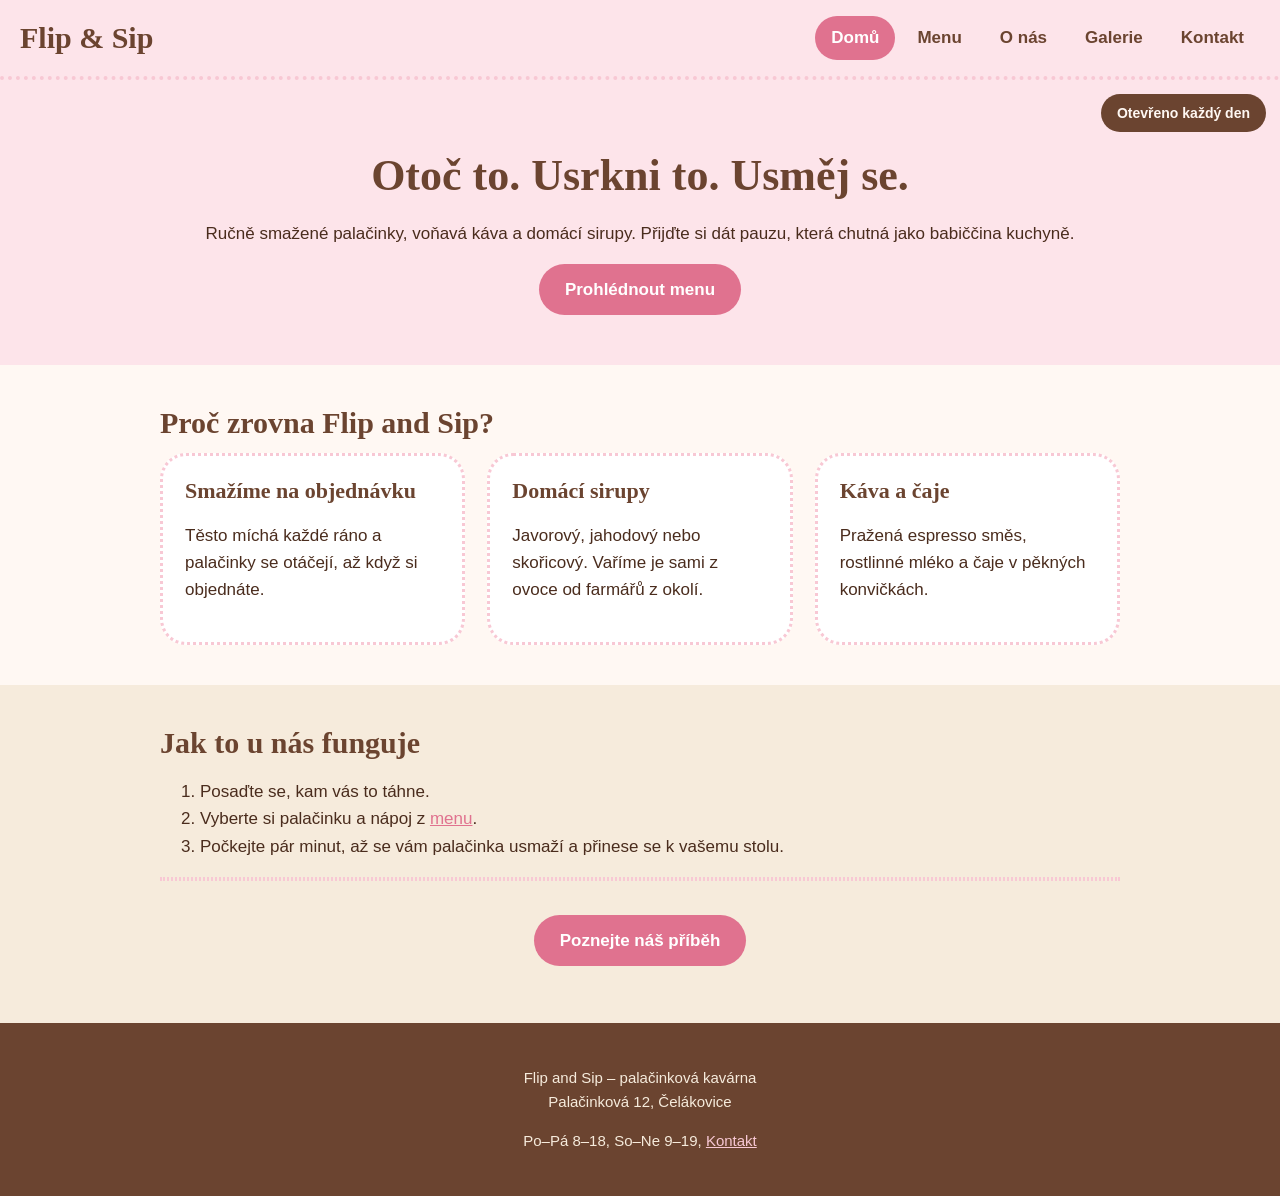
<file: index.html>
<!DOCTYPE html>
<html lang="cs">
<head>
    <meta charset="UTF-8">
    <meta name="viewport" content="width=device-width, initial-scale=1.0">
    <title>Flip & Sip</title>
    <link rel="stylesheet" href="style.css">
    <link rel="icon" href="Icona.png">
</head>
<body>
    <header>
        <a class="logo" href="index.html">Flip & Sip</a>

        <nav aria-label="Hlavní navigace">
            <a href="index.html" class=on aria-current=page>Domů</a>
            <a href="menu.html">Menu</a>
            <a href="o_nas.html">O nás</a>
            <a href="galerie.html">Galerie</a>
            <a href="kontakt.html">Kontakt</a>
        </nav>
    </header>
    
    <div class="uvod">
    <div class="doba">Otevřeno každý den</div>
    <div class="uvodni-text">
    <h1>Otoč to. Usrkni to. Usměj se.</h1>
    <p>Ručně smažené palačinky, voňavá káva a domácí sirupy. Přijďte si dát pauzu, která chutná jako babiččina kuchyně.</p>
    <a class="tlacitko" href="menu.html">Prohlédnout menu</a></div>
    </div>
    <main>
        <h2>Proč zrovna Flip and Sip?</h2>
        <div class="karty">
            <div class="karta"><h3>Smažíme na objednávku</h3><p>Těsto míchá každé ráno a palačinky se otáčejí, až když si objednáte.</p></div>
            <div class="karta"><h3>Domácí sirupy</h3><p>Javorový, jahodový nebo skořicový. Vaříme je sami z ovoce od farmářů z okolí.</p></div>
            <div class="karta"><h3>Káva a čaje</h3><p>Pražená espresso směs, rostlinné mléko a čaje v pěkných konvičkách.</p></div>
        </div>
    </main>
    <div class="dolni">
        <main>
            <h2>Jak to u nás funguje</h2>
            <ol>
                <li>Posaďte se, kam vás to táhne.</li>
                <li>Vyberte si palačinku a nápoj z <a href="menu.html">menu</a>.</li>
                <li>Počkejte pár minut, až se vám palačinka usmaží a přinese se k vašemu stolu.</li>
            </ol>
            <hr>
            <p class="center"><a class="tlacitko" href="o_nas.html">Poznejte náš příběh</a></p>
        </main>
    </div>

    <footer>
        <p>Flip and Sip – palačinková kavárna<br>Palačinková 12, Čelákovice</p>
        <p>Po–Pá 8–18,  So–Ne 9–19,  <a href="kontakt.html">Kontakt</a></p>
    </footer>

</body>
</html>
</file>
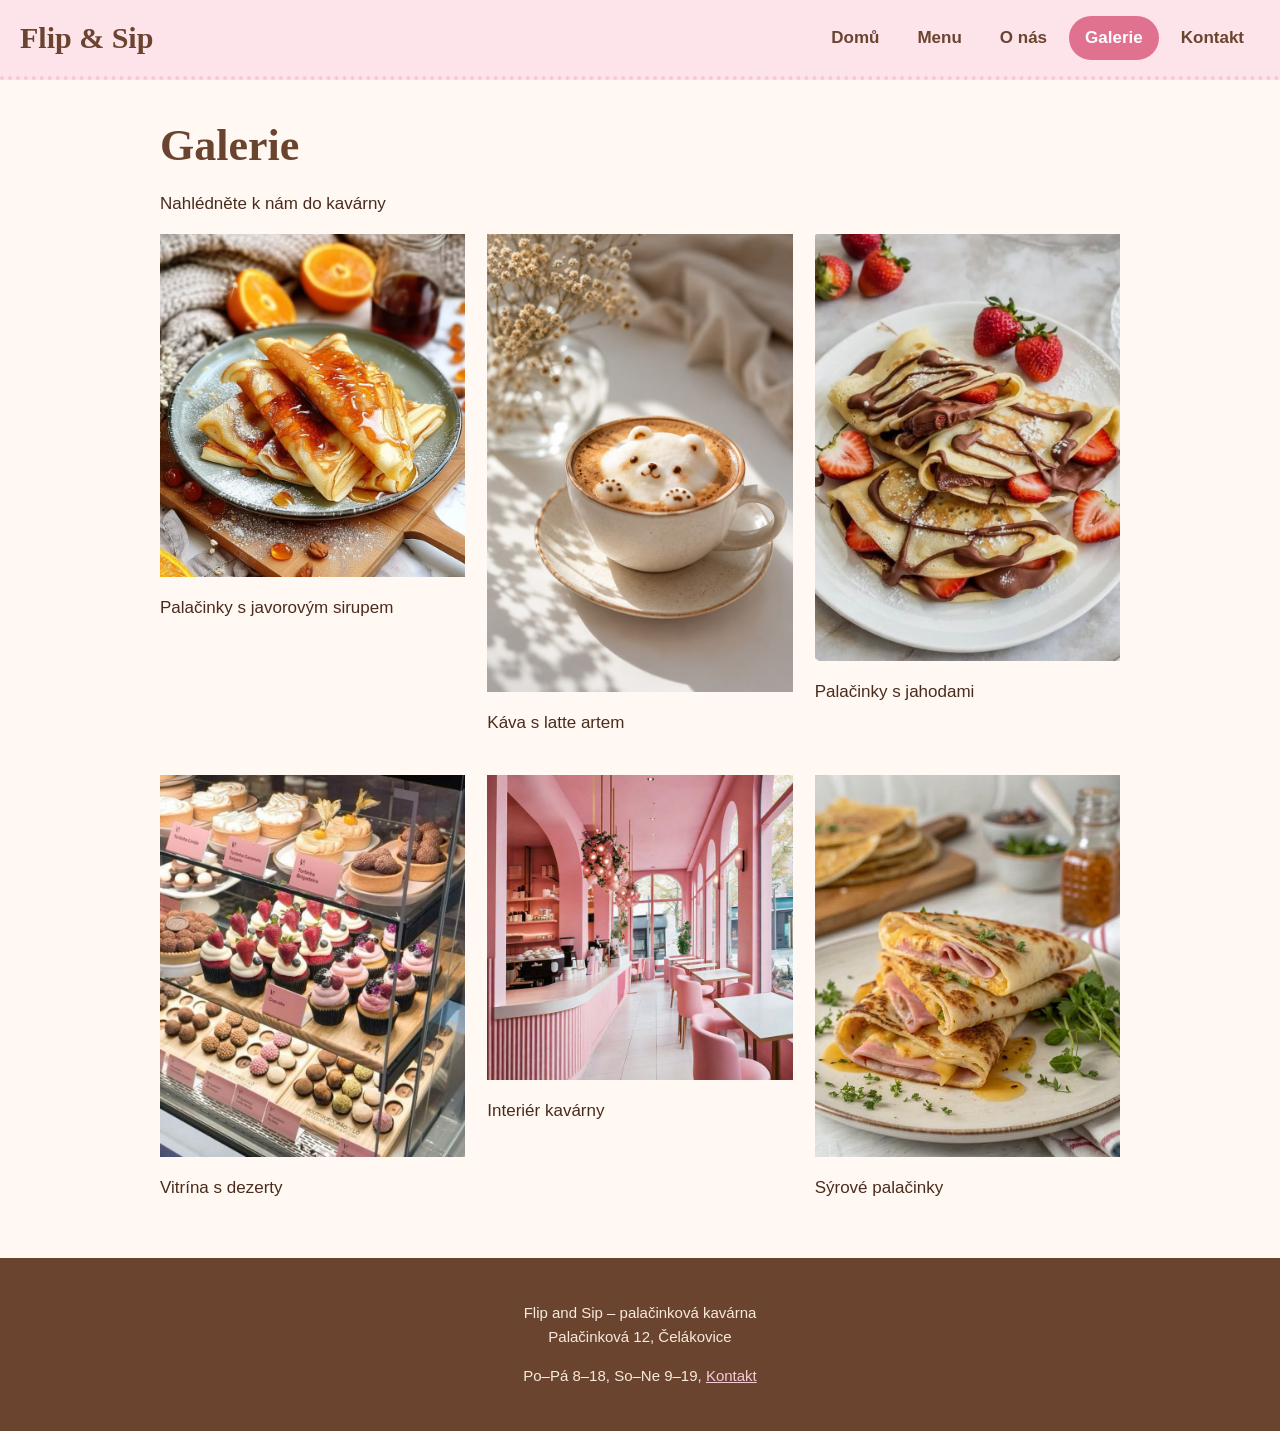
<file: galerie.html>
<!DOCTYPE html>
<html lang="cs">
<head>
    <meta charset="UTF-8">
    <meta name="viewport" content="width=device-width, initial-scale=1.0">
    <title>Galerie</title>
    <link rel="stylesheet" href="style.css">
    <link rel="icon" href="Icona.png">
</head>
<body>
    <header>
        <a class="logo" href="index.html">Flip & Sip</a>

        <nav aria-label="Hlavní navigace">
            <a href="index.html">Domů</a>
            <a href="menu.html">Menu</a>
            <a href="o_nas.html">O nás</a>
            <a href="galerie.html" class="on">Galerie</a>
            <a href="kontakt.html">Kontakt</a>
        </nav>
    </header>
    
    <main>
        <h1>Galerie</h1>
        <p>Nahlédněte k nám do kavárny</p>
        <div class="karty">
            <div class="vec">
                <div class="foto">
                    <img src="Palacinky s javorovym sirupem.jpg" alt="Palačinky s javorovým sirupem">
                </div>
                <p>Palačinky s javorovým sirupem</p>
            </div>
            <div class="vec">
                <div class="foto">
                    <img src="Káva s latte artem.jpg" alt="Káva s latte artem">
                </div>
                <p>Káva s latte artem</p>
            </div>
            <div class="vec">
                <div class="foto">
                    <img src="Palačinky s jahody.jpg" alt="Palačinky s jahodami">
                </div>
                <p>Palačinky s jahodami</p>
            </div>
            <div class="vec">
                <div class="foto">
                    <img src="Vitrína.jpg" alt="Vitrína s dezerty">
                </div>
                <p>Vitrína s dezerty</p>
            </div>
            <div class="vec">
                <div class="foto">
                    <img src="Interiér kavárny.jpg" alt="Interiér kavárny">
                </div>
                <p>Interiér kavárny</p>
            </div>
            <div class="vec">
                <div class="foto">
                    <img src="Sýrové palacinky.jpg" alt="Sýrové palačinky">
                </div>
                <p>Sýrové palačinky</p>
            </div>
        </div>
    </main>
    <footer>
        <p>Flip and Sip – palačinková kavárna<br>Palačinková 12, Čelákovice</p>
        <p>Po–Pá 8–18,  So–Ne 9–19,  <a href="kontakt.html">Kontakt</a></p>
    </footer>

</body>
</html>
</file>
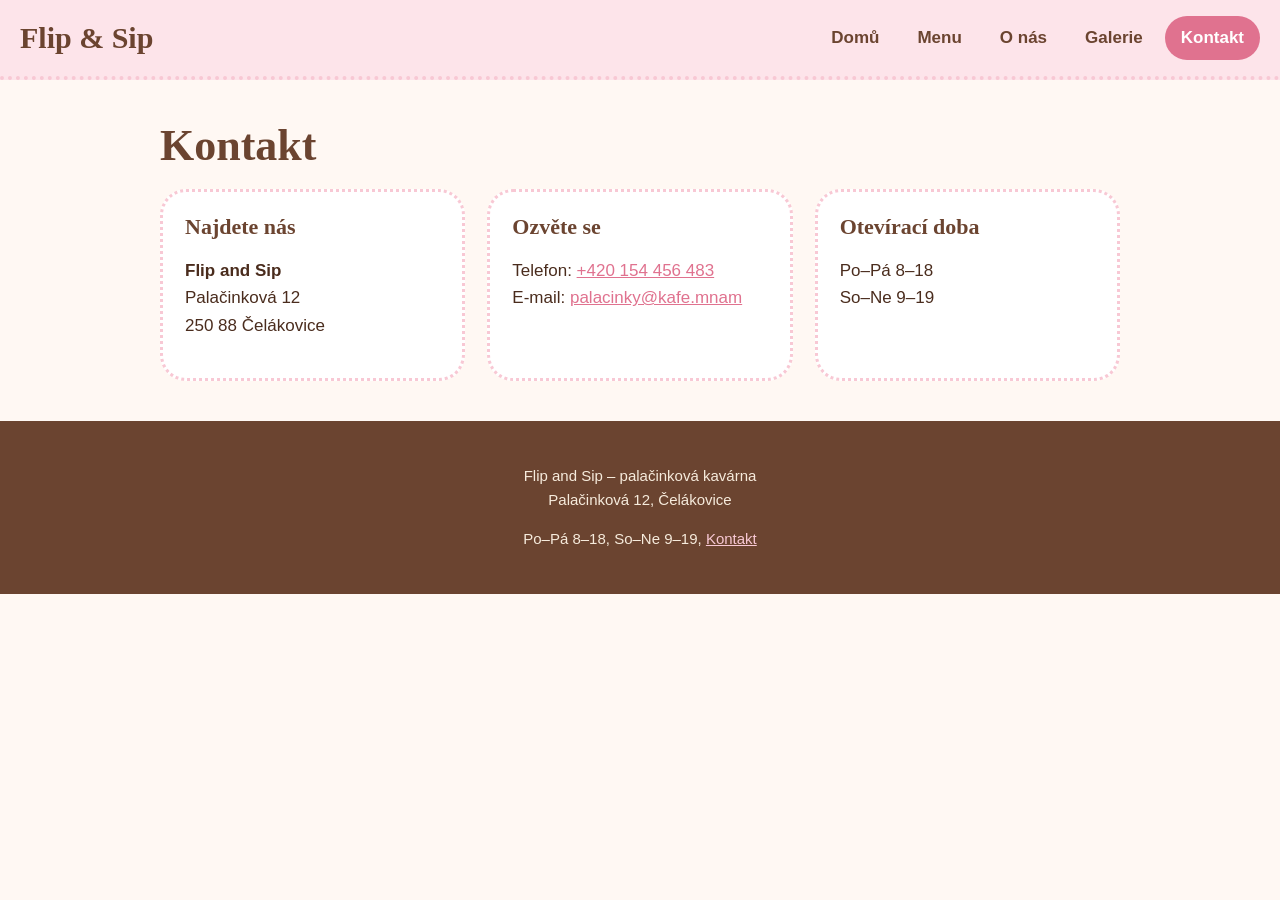
<file: kontakt.html>
<!DOCTYPE html>
<html lang="cs">
<head>
    <meta charset="UTF-8">
    <meta name="viewport" content="width=device-width, initial-scale=1.0">
    <title>Kontakt</title>
    <link rel="stylesheet" href="style.css">
    <link rel="icon" href="Icona.png">
</head>
<body>
    <header>
        <a class="logo" href="index.html">Flip & Sip</a>

        <nav aria-label="Hlavní navigace">
            <a href="index.html">Domů</a>
            <a href="menu.html">Menu</a>
            <a href="o_nas.html">O nás</a>
            <a href="galerie.html">Galerie</a>
            <a href="kontakt.html" class="on">Kontakt</a>
        </nav>
    </header>
    <main>
        <h1>Kontakt</h1>
        <div class="karty">
            <div class="karta">
                <h3>Najdete nás</h3>
                <p>
                    <b>Flip and Sip</b>
                    <br>
                    Palačinková 12
                    <br>
                    250 88 Čelákovice
                </p>
            </div>
            <div class="karta">
                <h3>Ozvěte se</h3>
                <p>
                    Telefon: <a href="tel: +420 154 456 483">+420 154 456 483</a>
                    <br>
                    E-mail: <a href="palacinky@kafe.mnam">palacinky@kafe.mnam</a>
                </p>
            </div>
            <div class="karta">
                <h3>Otevírací doba</h3>
                <p>
                    Po–Pá 8–18
                    <br>
                    So–Ne 9–19
                </p>
            </div>
        </div>
    </main>

    <footer>
        <p>Flip and Sip – palačinková kavárna<br>Palačinková 12, Čelákovice</p>
        <p>Po–Pá 8–18,  So–Ne 9–19,  <a href="kontakt.html">Kontakt</a></p>
    </footer>
</body>
</html>
</file>
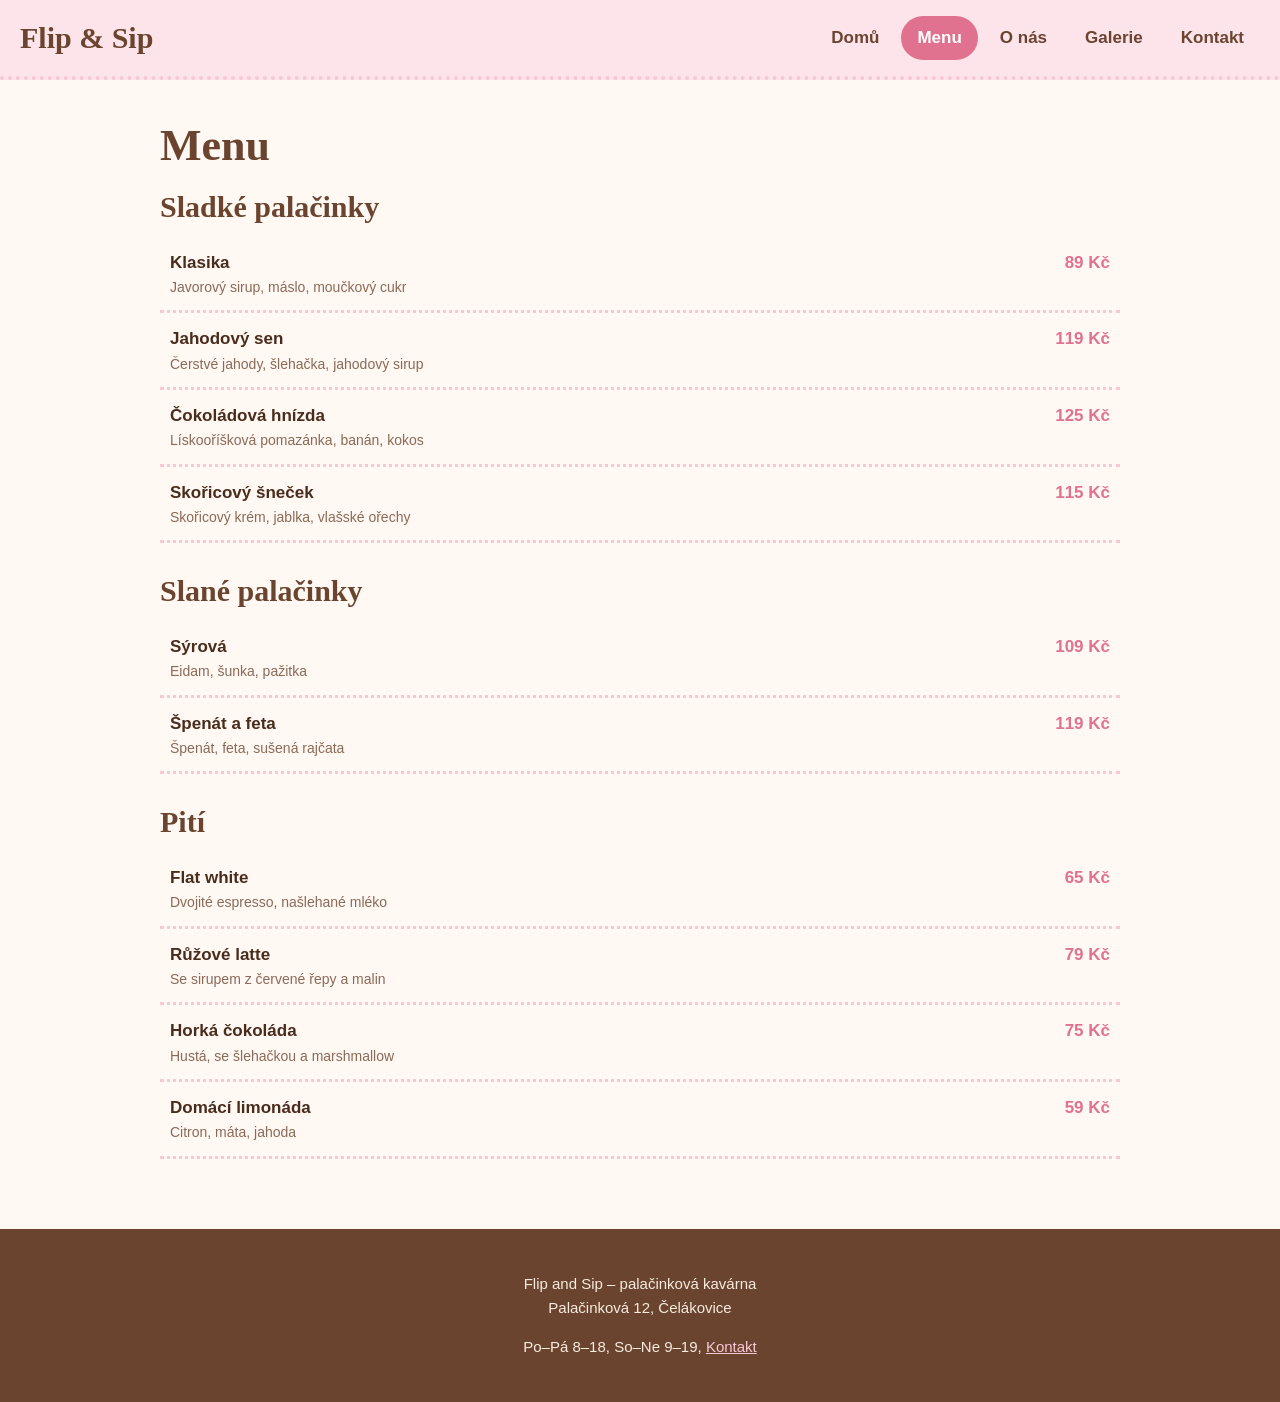
<file: menu.html>
<!DOCTYPE html>
<html lang="cs">
<head>
    <meta charset="UTF-8">
    <meta name="viewport" content="width=device-width, initial-scale=1.0">
    <title>Menu</title>
    <link rel="stylesheet" href="style.css">
    <link rel="icon" href="Icona.png">
</head>
<body>
    <header>
        <a class="logo" href="index.html">Flip & Sip</a>
        <nav>
            <a href="index.html">Domů</a>
            <a href="menu.html" class="on">Menu</a>
            <a href="o_nas.html">O nás</a>
            <a href="galerie.html">Galerie</a>
            <a href="kontakt.html">Kontakt</a></nav>
    </header>

    <main>
        <h1>Menu</h1>
        <h2>Sladké palačinky</h2>
        <ul class="menu">

        <li>
            <div>
                <b>Klasika</b>
                <p>Javorový sirup, máslo, moučkový cukr</p>
            </div>
            <b class="cena">89 Kč</b>
        </li>

        <li>
            <div>
                <b>Jahodový sen</b>
                <p>Čerstvé jahody, šlehačka, jahodový sirup</p>
            </div>
            <b class="cena">119 Kč</b>
        </li>

        <li>
            <div>
                <b>Čokoládová hnízda</b>
                <p>Lískooříšková pomazánka, banán, kokos</p>
            </div>
            <b class="cena">125 Kč</b>
        </li>

        <li>
            <div>
                <b>Skořicový šneček</b>
                <p>Skořicový krém, jablka, vlašské ořechy</p>
            </div>
            <b class="cena">115 Kč</b>
        </li>
        </ul>

        <h2>Slané palačinky</h2>
        <ul class="menu">
            <li>
                <div>
                    <b>Sýrová</b>
                    <p>Eidam, šunka, pažitka</p>
                </div>
                <b class="cena">109 Kč</b>
            </li>

            <li>
                <div>
                    <b>Špenát a feta</b>
                    <p>Špenát, feta, sušená rajčata</p>
                </div>
                <b class="cena">119 Kč</b>
            </li>
            </ul>
        <h2>Pití</h2>
        <ul class="menu">
            <li>
                <div>
                    <b>Flat white</b>
                    <p>Dvojité espresso, našlehané mléko</p>
                </div><b class="cena">65 Kč</b>
            </li>

            <li>
                <div>
                    <b>Růžové latte</b>
                    <p>Se sirupem z červené řepy a malin</p>
                </div>
                <b class="cena">79 Kč</b>
            </li>

            <li>
                <div>
                    <b>Horká čokoláda</b>
                    <p>Hustá, se šlehačkou a marshmallow</p>
                </div>
                <b class="cena">75 Kč</b>
            </li>

            <li>
                <div>
                    <b>Domácí limonáda</b>
                    <p>Citron, máta, jahoda</p>
                </div>
                <b class="cena">59 Kč</b>
            </li>
            </ul>
        
    </main>

     <footer>
        <p>Flip and Sip – palačinková kavárna<br>Palačinková 12, Čelákovice</p>
        <p>Po–Pá 8–18,  So–Ne 9–19,  <a href="kontakt.html">Kontakt</a></p>
    </footer>

</body>
</html>
</file>
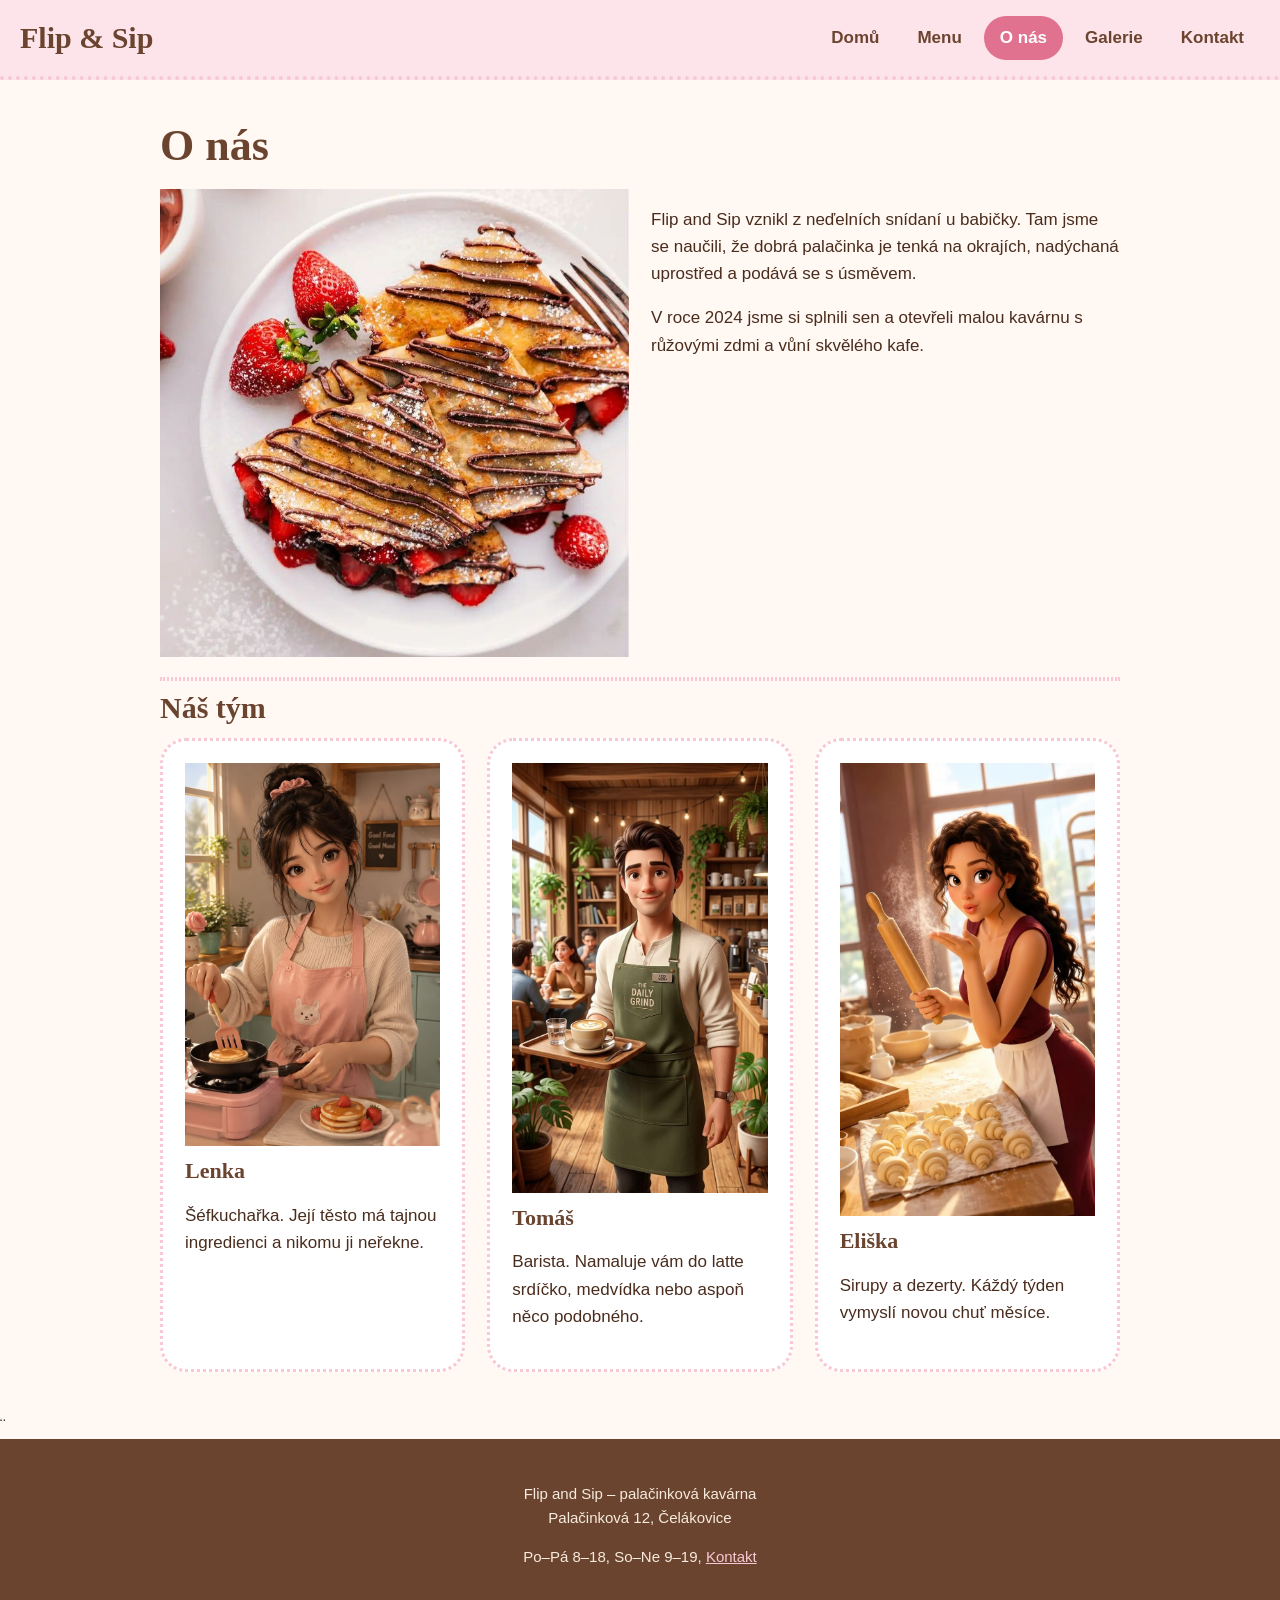
<file: o_nas.html>
<!DOCTYPE html>
<html lang="cs">
<head>
    <meta charset="UTF-8">
    <meta name="viewport" content="width=device-width, initial-scale=1.0">
    <title>O nás</title>
    <link rel="stylesheet" href="style.css">
    <link rel="icon" href="Icona.png">
</head>
<body>
    <header>
        <a class="logo" href="index.html">Flip & Sip</a>
        <nav>
            <a href="index.html">Domů</a>
            <a href="menu.html">Menu</a>
            <a href="o_nas.html" class="on">O nás</a>
            <a href="galerie.html">Galerie</a>
            <a href="kontakt.html">Kontakt</a>
        </nav>
    </header>

    <main>
        <h1>O nás</h1>
        <div class="karty">
            <div class="vec">
                <div class="foto">
                    <img src="Palacinky.jpg" alt="Palacinky s nutelou">
                </div>
            </div>
            <div class="vec">
                <p>Flip and Sip vznikl z neďelních snídaní u babičky. Tam jsme se naučili, že dobrá palačinka je tenká na okrajích, nadýchaná uprostřed a podává se s úsměvem.</p>
                <p>V roce 2024 jsme si splnili sen a otevřeli malou kavárnu s růžovými zdmi a vůní skvělého kafe.</p>

            </div>
        </div>
        <hr>
        <h2>Náš tým</h2>
        <div class="karty">
            <div class="karta">
                <div class="foto">
                    <img src="Lenka.jpg" alt="Šefkuchařka ai">
                </div>
                <h3>Lenka</h3>
                <p>Šéfkuchařka. Její těsto má tajnou ingredienci a nikomu ji neřekne.</p>
            </div>
            <div class="karta">
                <div class="foto">
                    <img src="Tomáš.jpg" alt="Barista ai">
                </div>
                <h3>Tomáš</h3>
                <p>Barista. Namaluje vám do latte srdíčko, medvídka nebo aspoň něco podobného.</p>
            </div>
            <div class="karta">
                <div class="foto">
                    <img src="Eliška.jpg" alt="Pekařka ai">
                </div>
                <h3>Eliška</h3>
                <p>Sirupy a dezerty. Káždý týden vymyslí novou chuť měsíce.</p>
             </div>
        </div>
    </main>¨
    <footer>
        <p>Flip and Sip – palačinková kavárna<br>Palačinková 12, Čelákovice</p>
        <p>Po–Pá 8–18,  So–Ne 9–19,  <a href="kontakt.html">Kontakt</a></p>
    </footer>
</body>
</html>
</file>
<file: style.css>
header{
    background-color:#fde4ea;
    border-bottom:4px dotted #f8c8d4;
    padding:14px 20px;
    display:flex;
    flex-wrap:wrap;
    align-items:center;
    justify-content:space-between;
    gap:10px;
}

.logo{
    font-family:Georgia,serif;
    font-size:30px;
    font-weight:bold;
    color:#6b4430;
    text-decoration:none;
}

nav{
    display:flex;
    flex-wrap:wrap;
    gap:6px;
}

nav a{
    padding:8px 16px;
    border-radius:50px;
    color:#6b4430;
    text-decoration:none;
    font-weight:bold;
}

nav a:hover,nav a.on{
    background-color:#e0728f;
    color:white;
}

body{
    margin:0;
    font-family:Arial,sans-serif;
    background-color:#fff8f3;
    color:#4a2c1d;
    font-size:17px;
    line-height:1.6;
}

h1,h2,h3{
    font-family:Georgia,serif;
    color:#6b4430;
    line-height:1.2;
    font-weight:bold;
}

h1{
    font-size:44px;
    margin-top:0;
    margin-bottom:16px;
}

h2{
    font-size:30px;
    margin-top:0;
    margin-bottom:12px;
}

h3{
    font-size:22px;
    margin-top:0;
    margin-bottom:8px;
}

a{
    color:#e0728f;
}

hr{
    border:2px dotted #f8c8d4;
}

main{
    max-width:960px;
    margin:0 auto;
    padding:40px 20px;
}

.dolni{
    background-color:#f6ebdc;
}

.karta{
    flex: 1;
    min-width:250px;
    background-color:white;
    border:3px dotted #f8c8d4;
    border-radius:26px;
    padding:22px;
}

.karta:hover{
    background-color:#fde4ea
}

.karty{
    display:flex;
    flex-wrap:wrap;
    gap:22px;
}

.tlacitko{
    display:inline-block;
    background-color:#e0728f;
    color:white;
    padding:12px 26px;
    border-radius:50px;
    text-decoration: none;
    font-weight:bold;
    margin: top 10px;
}

.tlacitko:hover{
    background-color: #6b4430;
}

.center{
    text-align:center;
    margin-top:34px;
}

.uvod{
    position:relative;
    background-color:#fde4ea;
    display:flex;
    flex-wrap:wrap;
    justify-content:center;
    align-items:center;
    gap:40px;
    padding:70px 20px 50px 20px;
    text-align:center;
}

.uvod-text{
    flex:1;
    min-width:260px;
    max-width:500px;
}

.doba{
    position:absolute;
    top:14px;
    right:14px;
    background-color:#6b4430;
    color:#fff8f3;
    padding:8px 16px;
    border-radius:50px;
    font-weight:bold;
    font-size:14px;
}

footer{
    background-color:#6b4430;
    color:#f6ebdc;
    text-align:center;
    padding:28px 20px;
    font-size:15px
}
footer a{
    color:#f8c8d4
}

.menu{
    padding:0;
    margin:0 0 30px 0
}

.menu li{
    display:flex;
    justify-content:space-between;
    gap:12px;
    padding:12px 10px;
    border-bottom:3px dotted #f8c8d4
}

.menu li:hover{
    background-color:#fde4ea
}

.menu p{
    margin:0;
    font-size:14px;
    color:#8a6a58
}

.cena{
    color:#e0728f;
    min-width:60px;
    text-align:right
}
 
.vec{
    flex:1;
    min-width:240px
}

.foto{
    display:flex;
    justify-content:center;
    align-items:center;
    min-height:180px;
    font-size:56px;
    background-color:#f8c8d4;
    border-radius:22px;
    margin-bottom:12px
}

.foto:hover{
    background-color:#e0728f
}

.foto img{
    width:100%;
}
</file>
